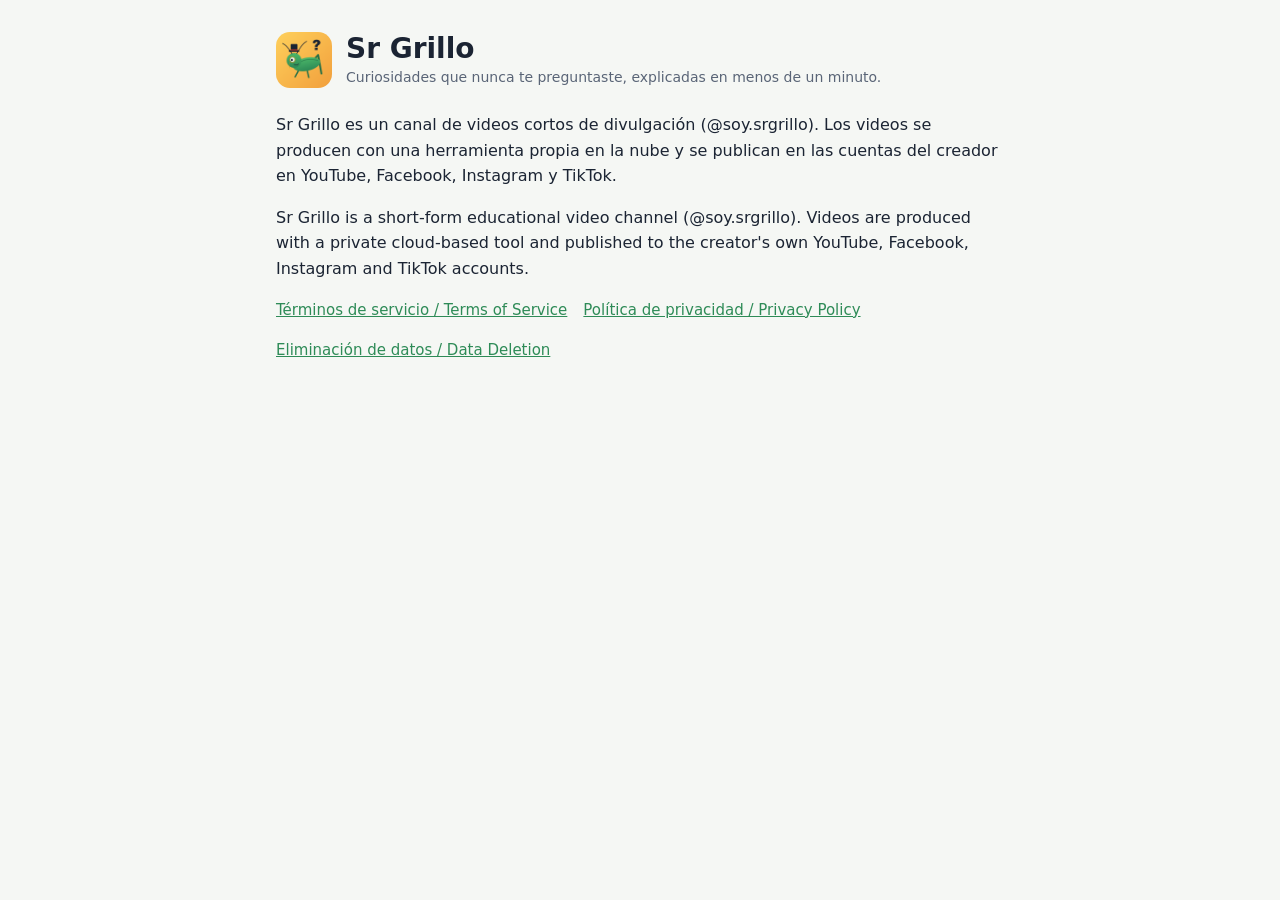
<file: index.html>
<!doctype html>
<html lang="es"><head><meta charset="utf-8"><meta name="viewport" content="width=device-width, initial-scale=1">
<title>Sr Grillo</title><link rel="stylesheet" href="estilo.css"><link rel="icon" href="icono.png"></head>
<body><main>
<header><img src="icono.png" alt=""><div><h1>Sr Grillo</h1><div class="meta">Curiosidades que nunca te preguntaste, explicadas en menos de un minuto.</div></div></header>
<p>Sr Grillo es un canal de videos cortos de divulgación (@soy.srgrillo). Los videos se producen con una herramienta propia en la nube y se publican en las cuentas del creador en YouTube, Facebook, Instagram y TikTok.</p>
<p>Sr Grillo is a short-form educational video channel (@soy.srgrillo). Videos are produced with a private cloud-based tool and published to the creator's own YouTube, Facebook, Instagram and TikTok accounts.</p>
<nav><a href="terminos.html">Términos de servicio / Terms of Service</a><a href="privacidad.html">Política de privacidad / Privacy Policy</a><a href="eliminar-datos.html">Eliminación de datos / Data Deletion</a></nav>
</main></body></html>
</file>
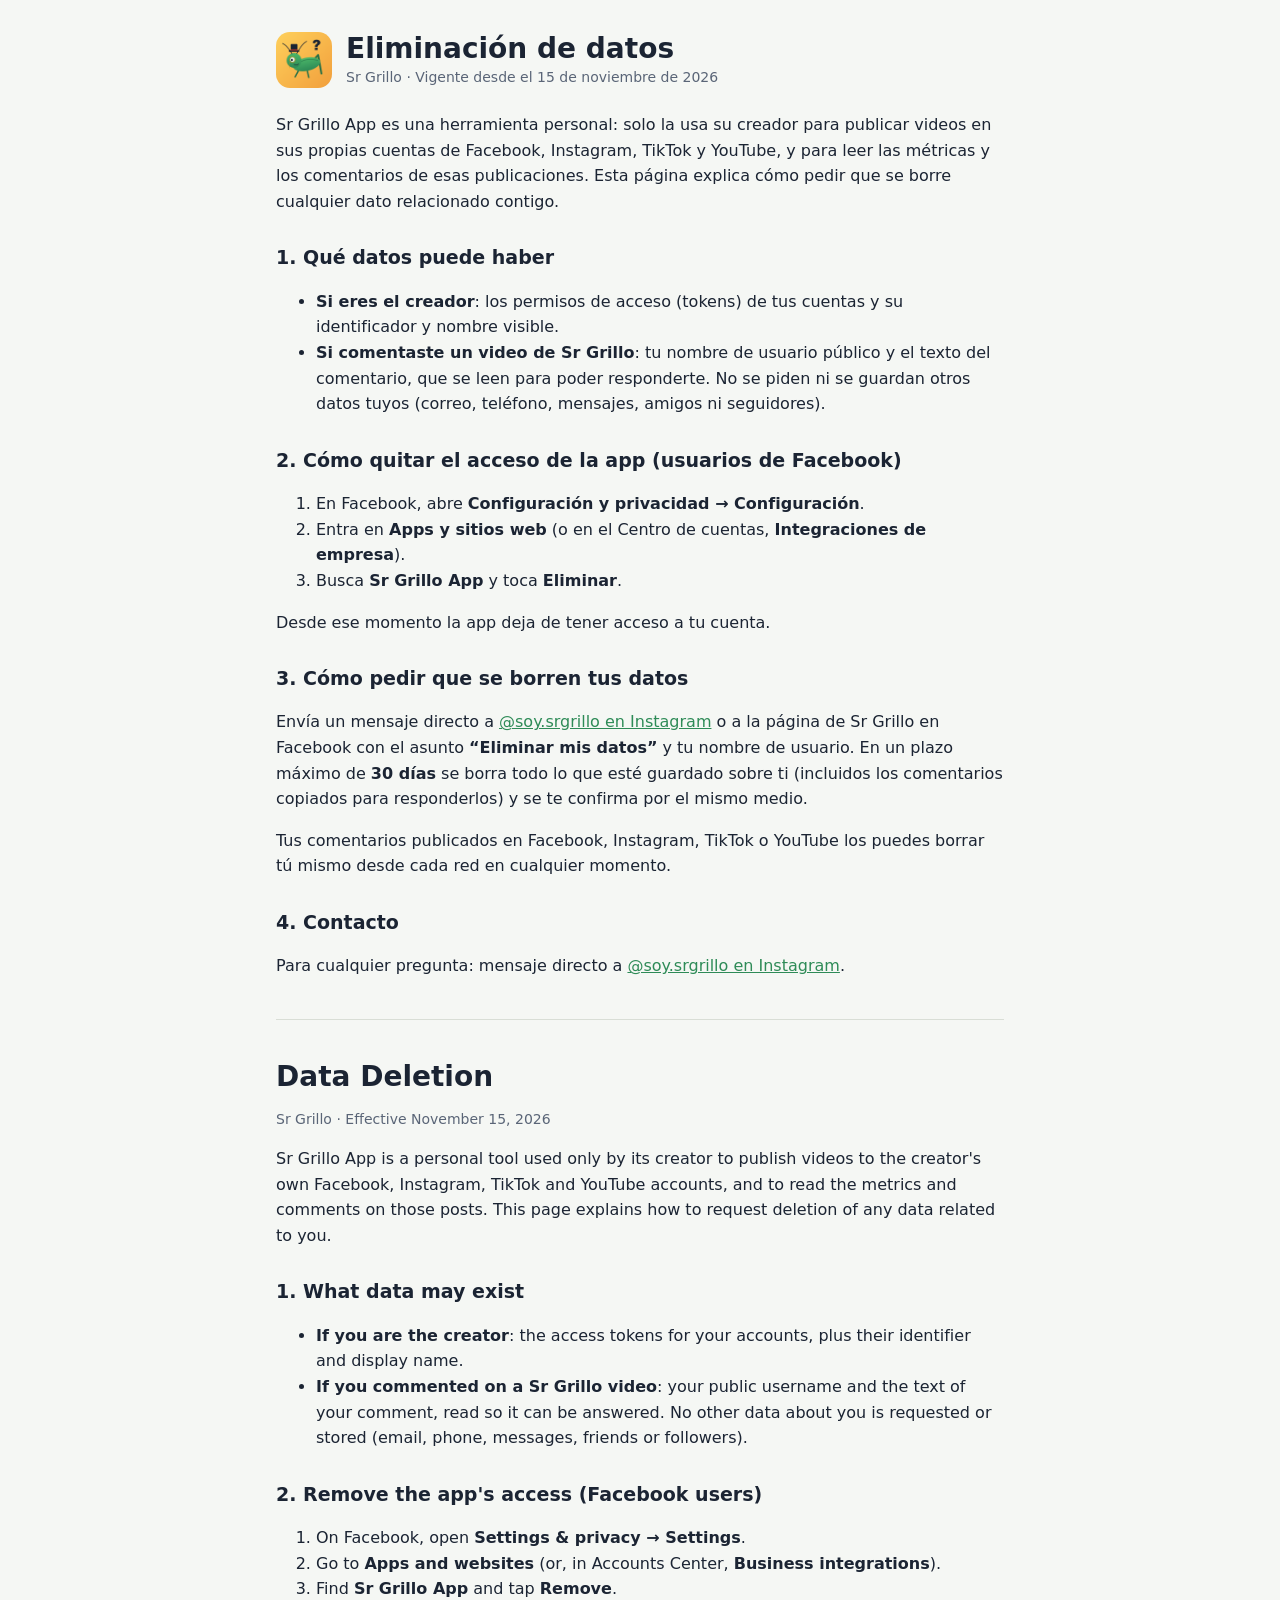
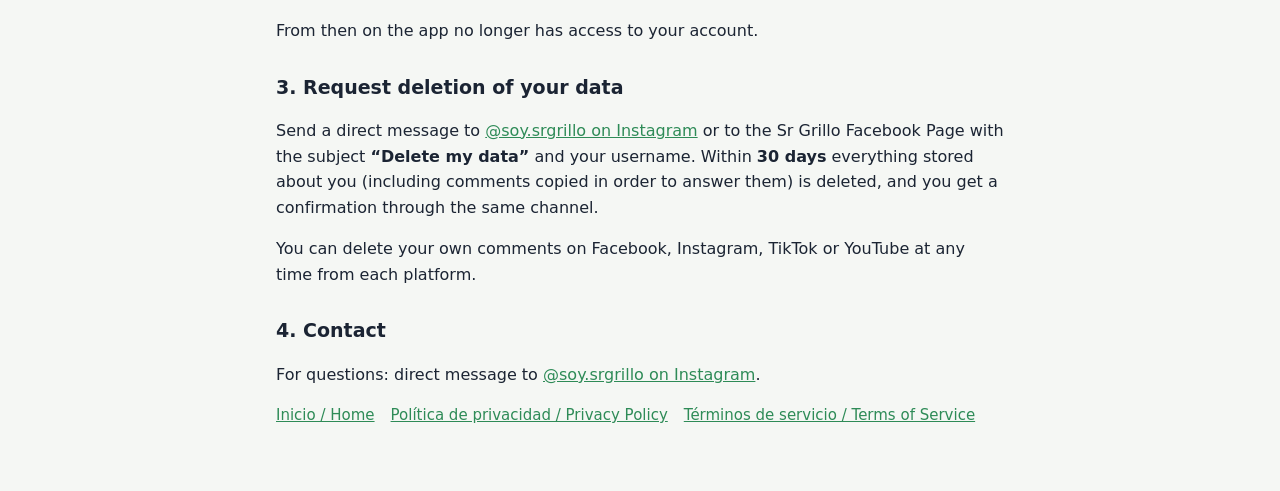
<file: eliminar-datos.html>
<!doctype html>
<html lang="es"><head><meta charset="utf-8"><meta name="viewport" content="width=device-width, initial-scale=1">
<title>Eliminación de datos · Sr Grillo</title><link rel="stylesheet" href="estilo.css"><link rel="icon" href="icono.png"></head>
<body><main>
<header><img src="icono.png" alt=""><div><h1>Eliminación de datos</h1><div class="meta">Sr Grillo · Vigente desde el 15 de noviembre de 2026</div></div></header>

<p>Sr Grillo App es una herramienta personal: solo la usa su creador para publicar videos en sus propias cuentas de Facebook, Instagram, TikTok y YouTube, y para leer las métricas y los comentarios de esas publicaciones. Esta página explica cómo pedir que se borre cualquier dato relacionado contigo.</p>

<h2>1. Qué datos puede haber</h2>
<ul>
<li><strong>Si eres el creador</strong>: los permisos de acceso (tokens) de tus cuentas y su identificador y nombre visible.</li>
<li><strong>Si comentaste un video de Sr Grillo</strong>: tu nombre de usuario público y el texto del comentario, que se leen para poder responderte. No se piden ni se guardan otros datos tuyos (correo, teléfono, mensajes, amigos ni seguidores).</li>
</ul>

<h2>2. Cómo quitar el acceso de la app (usuarios de Facebook)</h2>
<ol>
<li>En Facebook, abre <strong>Configuración y privacidad → Configuración</strong>.</li>
<li>Entra en <strong>Apps y sitios web</strong> (o en el Centro de cuentas, <strong>Integraciones de empresa</strong>).</li>
<li>Busca <strong>Sr Grillo App</strong> y toca <strong>Eliminar</strong>.</li>
</ol>
<p>Desde ese momento la app deja de tener acceso a tu cuenta.</p>

<h2>3. Cómo pedir que se borren tus datos</h2>
<p>Envía un mensaje directo a <a href="https://www.instagram.com/soy.srgrillo/">@soy.srgrillo en Instagram</a> o a la página de Sr Grillo en Facebook con el asunto <strong>“Eliminar mis datos”</strong> y tu nombre de usuario. En un plazo máximo de <strong>30 días</strong> se borra todo lo que esté guardado sobre ti (incluidos los comentarios copiados para responderlos) y se te confirma por el mismo medio.</p>
<p>Tus comentarios publicados en Facebook, Instagram, TikTok o YouTube los puedes borrar tú mismo desde cada red en cualquier momento.</p>

<h2>4. Contacto</h2>
<p>Para cualquier pregunta: mensaje directo a <a href="https://www.instagram.com/soy.srgrillo/">@soy.srgrillo en Instagram</a>.</p>

<hr>
<h1>Data Deletion</h1>
<p class="meta">Sr Grillo · Effective November 15, 2026</p>
<p>Sr Grillo App is a personal tool used only by its creator to publish videos to the creator's own Facebook, Instagram, TikTok and YouTube accounts, and to read the metrics and comments on those posts. This page explains how to request deletion of any data related to you.</p>
<h2>1. What data may exist</h2>
<ul>
<li><strong>If you are the creator</strong>: the access tokens for your accounts, plus their identifier and display name.</li>
<li><strong>If you commented on a Sr Grillo video</strong>: your public username and the text of your comment, read so it can be answered. No other data about you is requested or stored (email, phone, messages, friends or followers).</li>
</ul>
<h2>2. Remove the app's access (Facebook users)</h2>
<ol>
<li>On Facebook, open <strong>Settings &amp; privacy → Settings</strong>.</li>
<li>Go to <strong>Apps and websites</strong> (or, in Accounts Center, <strong>Business integrations</strong>).</li>
<li>Find <strong>Sr Grillo App</strong> and tap <strong>Remove</strong>.</li>
</ol>
<p>From then on the app no longer has access to your account.</p>
<h2>3. Request deletion of your data</h2>
<p>Send a direct message to <a href="https://www.instagram.com/soy.srgrillo/">@soy.srgrillo on Instagram</a> or to the Sr Grillo Facebook Page with the subject <strong>“Delete my data”</strong> and your username. Within <strong>30 days</strong> everything stored about you (including comments copied in order to answer them) is deleted, and you get a confirmation through the same channel.</p>
<p>You can delete your own comments on Facebook, Instagram, TikTok or YouTube at any time from each platform.</p>
<h2>4. Contact</h2>
<p>For questions: direct message to <a href="https://www.instagram.com/soy.srgrillo/">@soy.srgrillo on Instagram</a>.</p>
<nav><a href="index.html">Inicio / Home</a><a href="privacidad.html">Política de privacidad / Privacy Policy</a><a href="terminos.html">Términos de servicio / Terms of Service</a></nav>
</main></body></html>
</file>
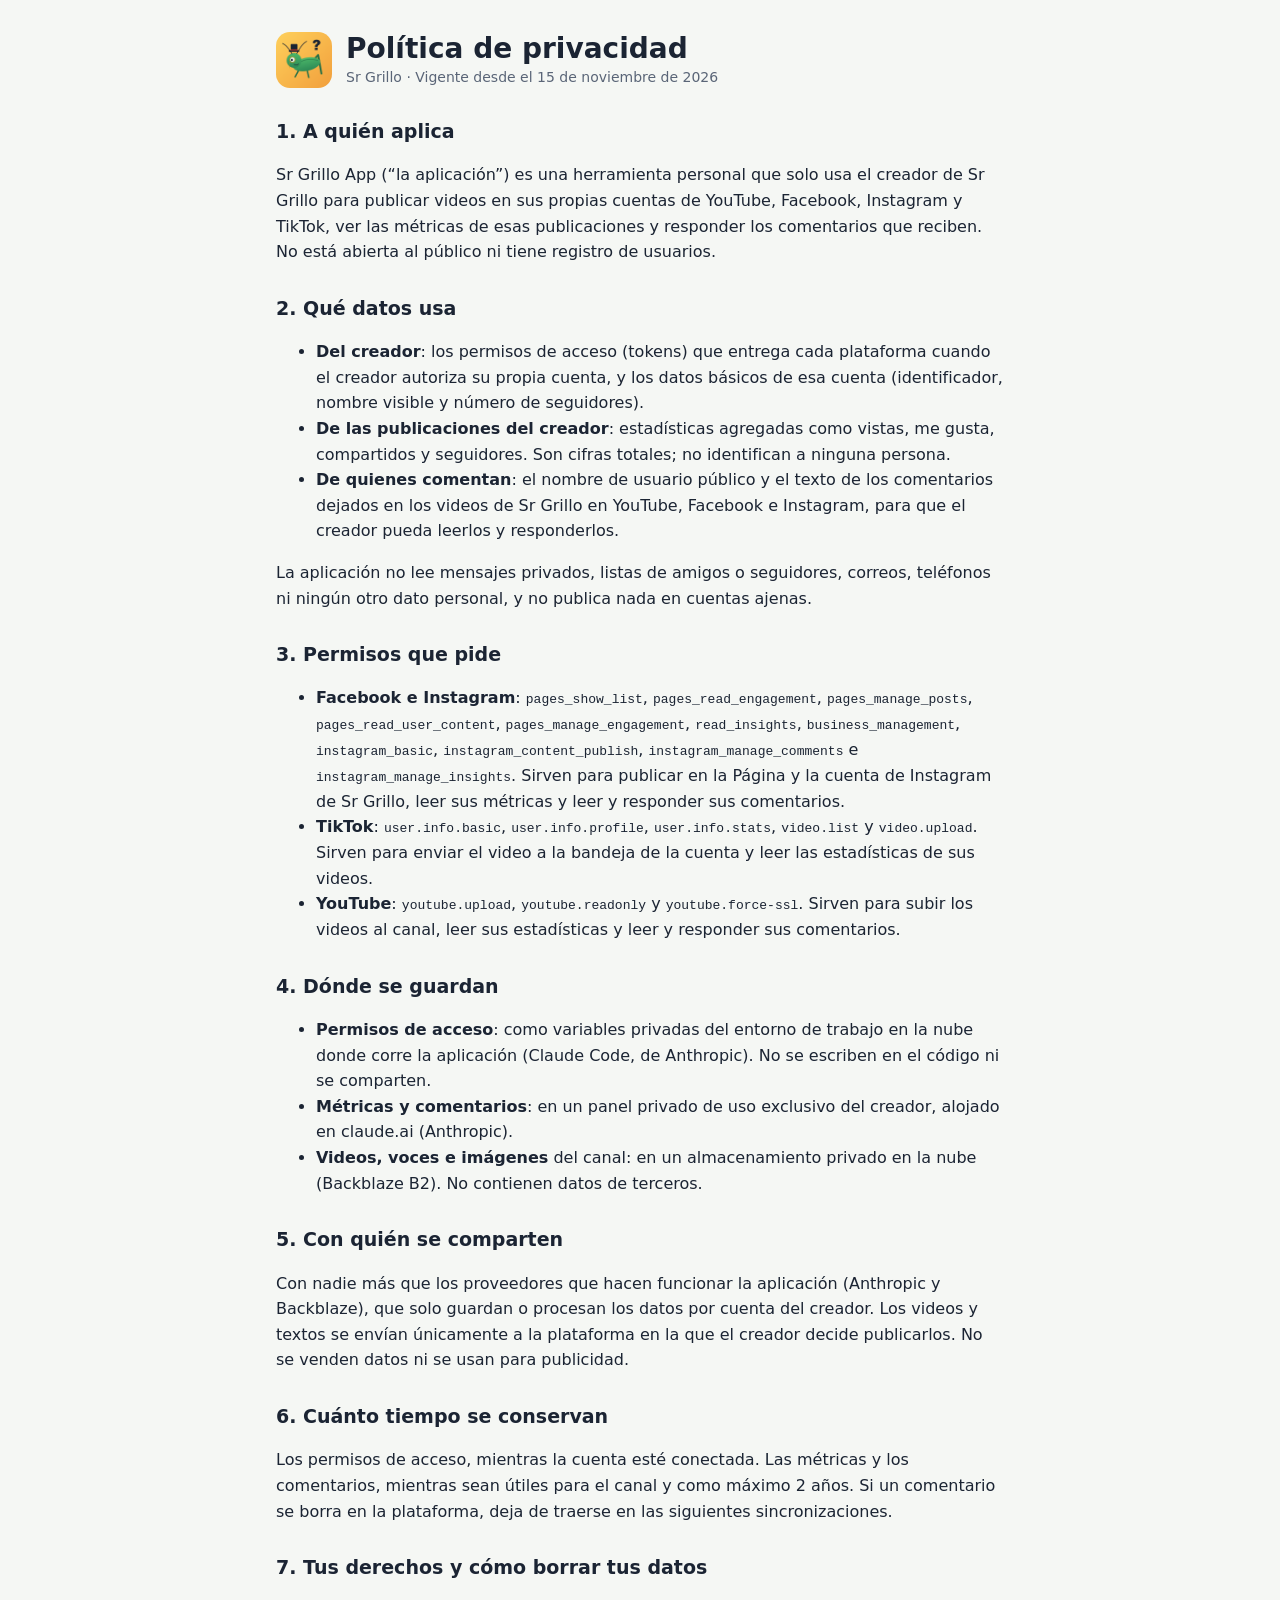
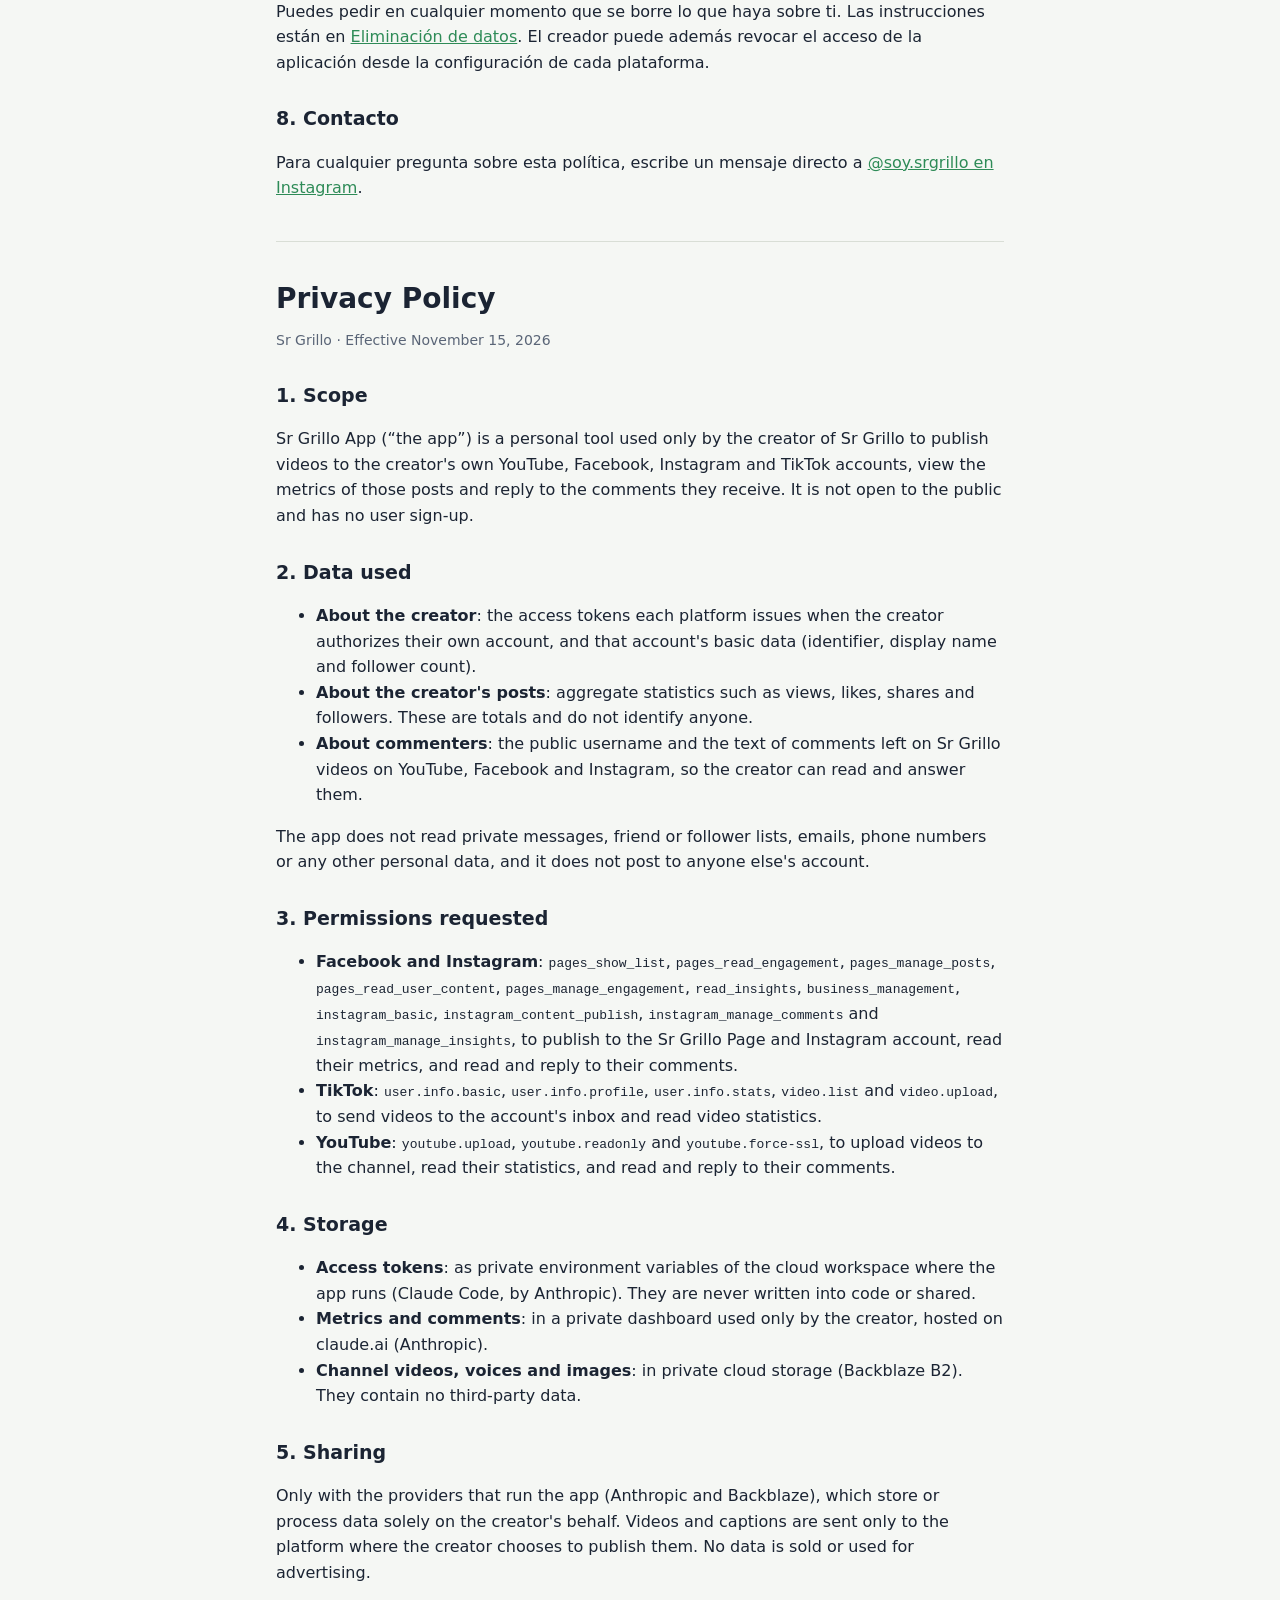
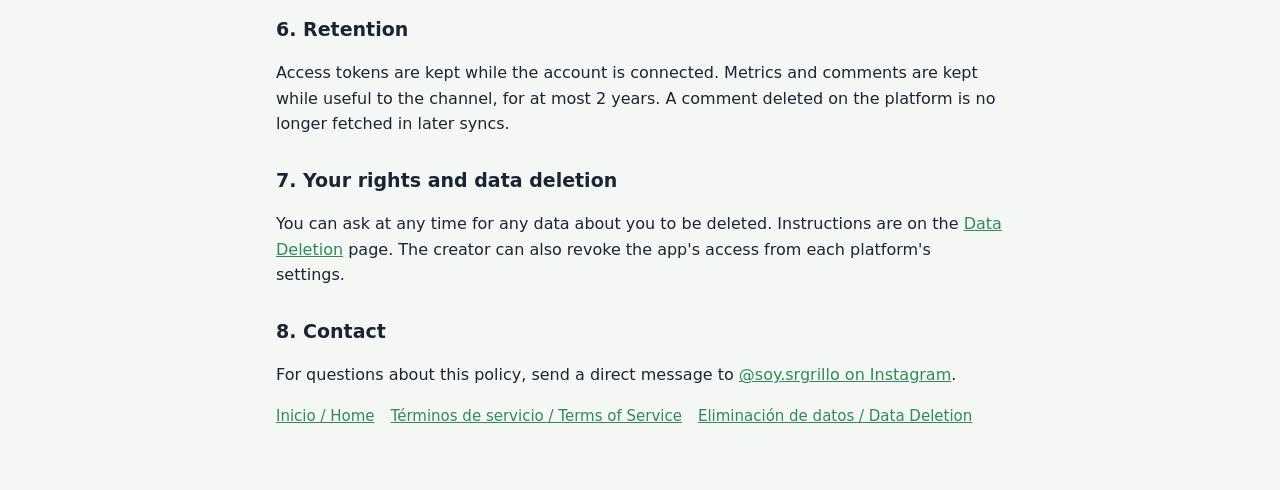
<file: privacidad.html>
<!doctype html>
<html lang="es"><head><meta charset="utf-8"><meta name="viewport" content="width=device-width, initial-scale=1">
<title>Política de privacidad · Sr Grillo</title><link rel="stylesheet" href="estilo.css"><link rel="icon" href="icono.png"></head>
<body><main>
<header><img src="icono.png" alt=""><div><h1>Política de privacidad</h1><div class="meta">Sr Grillo · Vigente desde el 15 de noviembre de 2026</div></div></header>

<h2>1. A quién aplica</h2>
<p>Sr Grillo App (“la aplicación”) es una herramienta personal que solo usa el creador de Sr Grillo para publicar videos en sus propias cuentas de YouTube, Facebook, Instagram y TikTok, ver las métricas de esas publicaciones y responder los comentarios que reciben. No está abierta al público ni tiene registro de usuarios.</p>

<h2>2. Qué datos usa</h2>
<ul>
<li><strong>Del creador</strong>: los permisos de acceso (tokens) que entrega cada plataforma cuando el creador autoriza su propia cuenta, y los datos básicos de esa cuenta (identificador, nombre visible y número de seguidores).</li>
<li><strong>De las publicaciones del creador</strong>: estadísticas agregadas como vistas, me gusta, compartidos y seguidores. Son cifras totales; no identifican a ninguna persona.</li>
<li><strong>De quienes comentan</strong>: el nombre de usuario público y el texto de los comentarios dejados en los videos de Sr Grillo en YouTube, Facebook e Instagram, para que el creador pueda leerlos y responderlos.</li>
</ul>
<p>La aplicación no lee mensajes privados, listas de amigos o seguidores, correos, teléfonos ni ningún otro dato personal, y no publica nada en cuentas ajenas.</p>

<h2>3. Permisos que pide</h2>
<ul>
<li><strong>Facebook e Instagram</strong>: <code>pages_show_list</code>, <code>pages_read_engagement</code>, <code>pages_manage_posts</code>, <code>pages_read_user_content</code>, <code>pages_manage_engagement</code>, <code>read_insights</code>, <code>business_management</code>, <code>instagram_basic</code>, <code>instagram_content_publish</code>, <code>instagram_manage_comments</code> e <code>instagram_manage_insights</code>. Sirven para publicar en la Página y la cuenta de Instagram de Sr Grillo, leer sus métricas y leer y responder sus comentarios.</li>
<li><strong>TikTok</strong>: <code>user.info.basic</code>, <code>user.info.profile</code>, <code>user.info.stats</code>, <code>video.list</code> y <code>video.upload</code>. Sirven para enviar el video a la bandeja de la cuenta y leer las estadísticas de sus videos.</li>
<li><strong>YouTube</strong>: <code>youtube.upload</code>, <code>youtube.readonly</code> y <code>youtube.force-ssl</code>. Sirven para subir los videos al canal, leer sus estadísticas y leer y responder sus comentarios.</li>
</ul>

<h2>4. Dónde se guardan</h2>
<ul>
<li><strong>Permisos de acceso</strong>: como variables privadas del entorno de trabajo en la nube donde corre la aplicación (Claude Code, de Anthropic). No se escriben en el código ni se comparten.</li>
<li><strong>Métricas y comentarios</strong>: en un panel privado de uso exclusivo del creador, alojado en claude.ai (Anthropic).</li>
<li><strong>Videos, voces e imágenes</strong> del canal: en un almacenamiento privado en la nube (Backblaze B2). No contienen datos de terceros.</li>
</ul>

<h2>5. Con quién se comparten</h2>
<p>Con nadie más que los proveedores que hacen funcionar la aplicación (Anthropic y Backblaze), que solo guardan o procesan los datos por cuenta del creador. Los videos y textos se envían únicamente a la plataforma en la que el creador decide publicarlos. No se venden datos ni se usan para publicidad.</p>

<h2>6. Cuánto tiempo se conservan</h2>
<p>Los permisos de acceso, mientras la cuenta esté conectada. Las métricas y los comentarios, mientras sean útiles para el canal y como máximo 2 años. Si un comentario se borra en la plataforma, deja de traerse en las siguientes sincronizaciones.</p>

<h2>7. Tus derechos y cómo borrar tus datos</h2>
<p>Puedes pedir en cualquier momento que se borre lo que haya sobre ti. Las instrucciones están en <a href="eliminar-datos.html">Eliminación de datos</a>. El creador puede además revocar el acceso de la aplicación desde la configuración de cada plataforma.</p>

<h2>8. Contacto</h2>
<p>Para cualquier pregunta sobre esta política, escribe un mensaje directo a <a href="https://www.instagram.com/soy.srgrillo/">@soy.srgrillo en Instagram</a>.</p>

<hr>
<h1>Privacy Policy</h1>
<p class="meta">Sr Grillo · Effective November 15, 2026</p>
<h2>1. Scope</h2>
<p>Sr Grillo App (“the app”) is a personal tool used only by the creator of Sr Grillo to publish videos to the creator's own YouTube, Facebook, Instagram and TikTok accounts, view the metrics of those posts and reply to the comments they receive. It is not open to the public and has no user sign-up.</p>
<h2>2. Data used</h2>
<ul>
<li><strong>About the creator</strong>: the access tokens each platform issues when the creator authorizes their own account, and that account's basic data (identifier, display name and follower count).</li>
<li><strong>About the creator's posts</strong>: aggregate statistics such as views, likes, shares and followers. These are totals and do not identify anyone.</li>
<li><strong>About commenters</strong>: the public username and the text of comments left on Sr Grillo videos on YouTube, Facebook and Instagram, so the creator can read and answer them.</li>
</ul>
<p>The app does not read private messages, friend or follower lists, emails, phone numbers or any other personal data, and it does not post to anyone else's account.</p>
<h2>3. Permissions requested</h2>
<ul>
<li><strong>Facebook and Instagram</strong>: <code>pages_show_list</code>, <code>pages_read_engagement</code>, <code>pages_manage_posts</code>, <code>pages_read_user_content</code>, <code>pages_manage_engagement</code>, <code>read_insights</code>, <code>business_management</code>, <code>instagram_basic</code>, <code>instagram_content_publish</code>, <code>instagram_manage_comments</code> and <code>instagram_manage_insights</code>, to publish to the Sr Grillo Page and Instagram account, read their metrics, and read and reply to their comments.</li>
<li><strong>TikTok</strong>: <code>user.info.basic</code>, <code>user.info.profile</code>, <code>user.info.stats</code>, <code>video.list</code> and <code>video.upload</code>, to send videos to the account's inbox and read video statistics.</li>
<li><strong>YouTube</strong>: <code>youtube.upload</code>, <code>youtube.readonly</code> and <code>youtube.force-ssl</code>, to upload videos to the channel, read their statistics, and read and reply to their comments.</li>
</ul>
<h2>4. Storage</h2>
<ul>
<li><strong>Access tokens</strong>: as private environment variables of the cloud workspace where the app runs (Claude Code, by Anthropic). They are never written into code or shared.</li>
<li><strong>Metrics and comments</strong>: in a private dashboard used only by the creator, hosted on claude.ai (Anthropic).</li>
<li><strong>Channel videos, voices and images</strong>: in private cloud storage (Backblaze B2). They contain no third-party data.</li>
</ul>
<h2>5. Sharing</h2>
<p>Only with the providers that run the app (Anthropic and Backblaze), which store or process data solely on the creator's behalf. Videos and captions are sent only to the platform where the creator chooses to publish them. No data is sold or used for advertising.</p>
<h2>6. Retention</h2>
<p>Access tokens are kept while the account is connected. Metrics and comments are kept while useful to the channel, for at most 2 years. A comment deleted on the platform is no longer fetched in later syncs.</p>
<h2>7. Your rights and data deletion</h2>
<p>You can ask at any time for any data about you to be deleted. Instructions are on the <a href="eliminar-datos.html">Data Deletion</a> page. The creator can also revoke the app's access from each platform's settings.</p>
<h2>8. Contact</h2>
<p>For questions about this policy, send a direct message to <a href="https://www.instagram.com/soy.srgrillo/">@soy.srgrillo on Instagram</a>.</p>
<nav><a href="index.html">Inicio / Home</a><a href="terminos.html">Términos de servicio / Terms of Service</a><a href="eliminar-datos.html">Eliminación de datos / Data Deletion</a></nav>
</main></body></html>
</file>
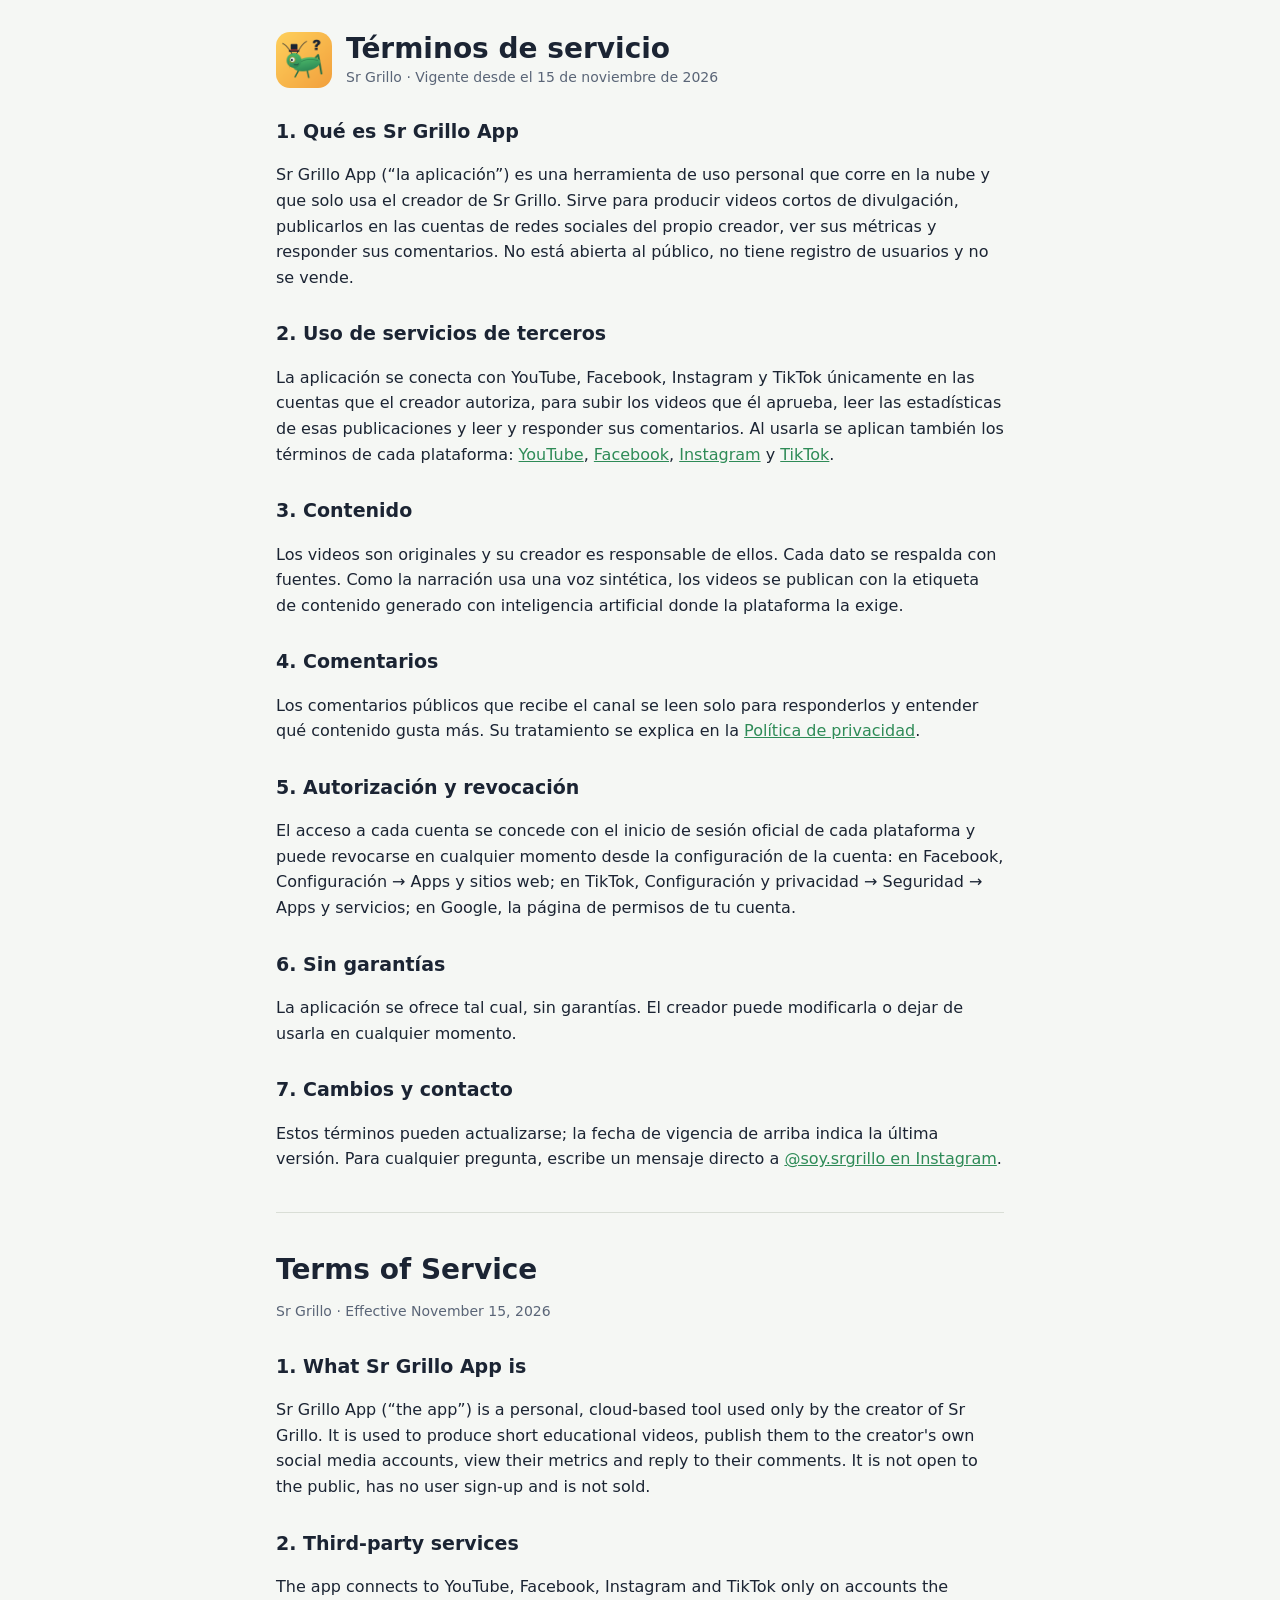
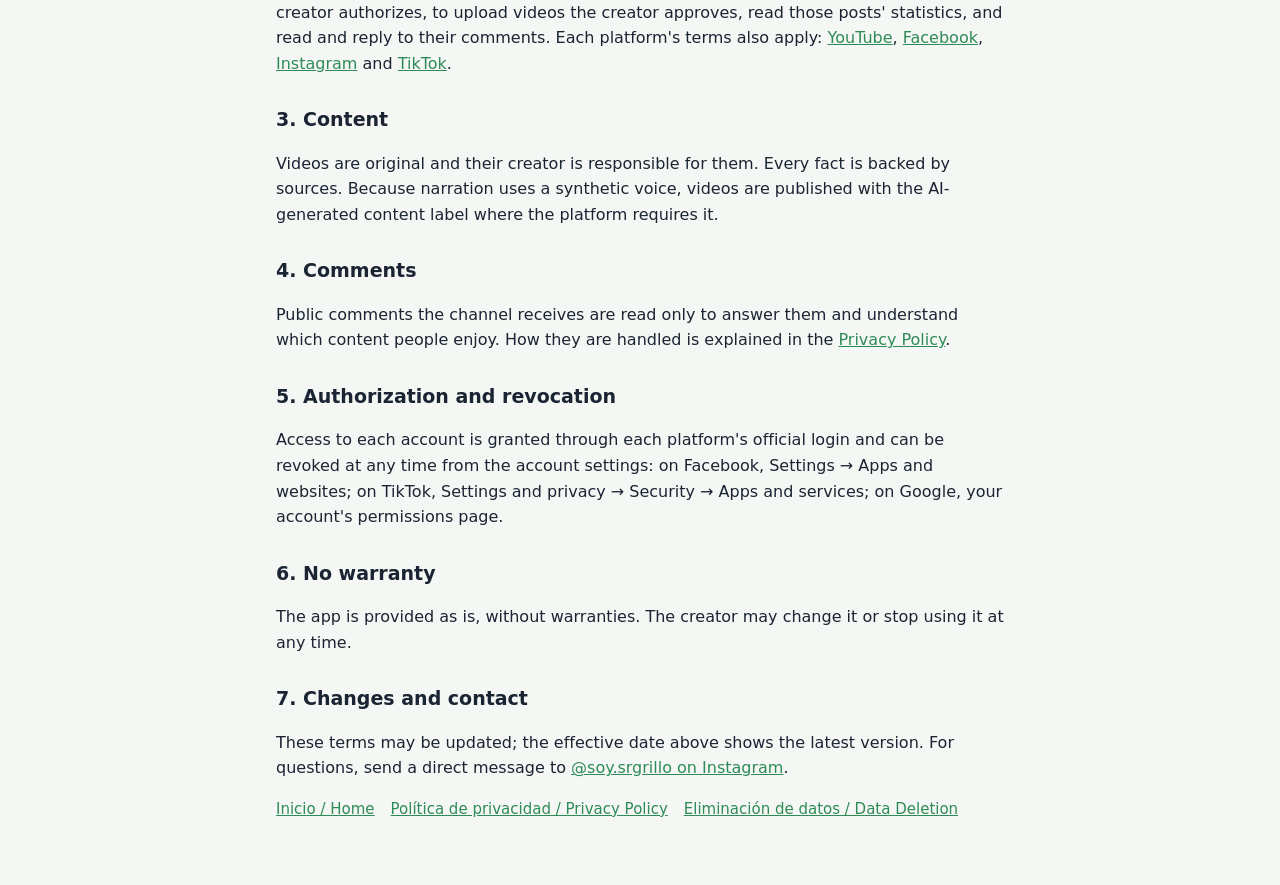
<file: terminos.html>
<!doctype html>
<html lang="es"><head><meta charset="utf-8"><meta name="viewport" content="width=device-width, initial-scale=1">
<title>Términos de servicio · Sr Grillo</title><link rel="stylesheet" href="estilo.css"><link rel="icon" href="icono.png"></head>
<body><main>
<header><img src="icono.png" alt=""><div><h1>Términos de servicio</h1><div class="meta">Sr Grillo · Vigente desde el 15 de noviembre de 2026</div></div></header>

<h2>1. Qué es Sr Grillo App</h2>
<p>Sr Grillo App (“la aplicación”) es una herramienta de uso personal que corre en la nube y que solo usa el creador de Sr Grillo. Sirve para producir videos cortos de divulgación, publicarlos en las cuentas de redes sociales del propio creador, ver sus métricas y responder sus comentarios. No está abierta al público, no tiene registro de usuarios y no se vende.</p>

<h2>2. Uso de servicios de terceros</h2>
<p>La aplicación se conecta con YouTube, Facebook, Instagram y TikTok únicamente en las cuentas que el creador autoriza, para subir los videos que él aprueba, leer las estadísticas de esas publicaciones y leer y responder sus comentarios. Al usarla se aplican también los términos de cada plataforma: <a href="https://www.youtube.com/t/terms">YouTube</a>, <a href="https://www.facebook.com/terms">Facebook</a>, <a href="https://help.instagram.com/581066165581870">Instagram</a> y <a href="https://www.tiktok.com/legal/terms-of-service">TikTok</a>.</p>

<h2>3. Contenido</h2>
<p>Los videos son originales y su creador es responsable de ellos. Cada dato se respalda con fuentes. Como la narración usa una voz sintética, los videos se publican con la etiqueta de contenido generado con inteligencia artificial donde la plataforma la exige.</p>

<h2>4. Comentarios</h2>
<p>Los comentarios públicos que recibe el canal se leen solo para responderlos y entender qué contenido gusta más. Su tratamiento se explica en la <a href="privacidad.html">Política de privacidad</a>.</p>

<h2>5. Autorización y revocación</h2>
<p>El acceso a cada cuenta se concede con el inicio de sesión oficial de cada plataforma y puede revocarse en cualquier momento desde la configuración de la cuenta: en Facebook, Configuración → Apps y sitios web; en TikTok, Configuración y privacidad → Seguridad → Apps y servicios; en Google, la página de permisos de tu cuenta.</p>

<h2>6. Sin garantías</h2>
<p>La aplicación se ofrece tal cual, sin garantías. El creador puede modificarla o dejar de usarla en cualquier momento.</p>

<h2>7. Cambios y contacto</h2>
<p>Estos términos pueden actualizarse; la fecha de vigencia de arriba indica la última versión. Para cualquier pregunta, escribe un mensaje directo a <a href="https://www.instagram.com/soy.srgrillo/">@soy.srgrillo en Instagram</a>.</p>

<hr>
<h1>Terms of Service</h1>
<p class="meta">Sr Grillo · Effective November 15, 2026</p>
<h2>1. What Sr Grillo App is</h2>
<p>Sr Grillo App (“the app”) is a personal, cloud-based tool used only by the creator of Sr Grillo. It is used to produce short educational videos, publish them to the creator's own social media accounts, view their metrics and reply to their comments. It is not open to the public, has no user sign-up and is not sold.</p>
<h2>2. Third-party services</h2>
<p>The app connects to YouTube, Facebook, Instagram and TikTok only on accounts the creator authorizes, to upload videos the creator approves, read those posts' statistics, and read and reply to their comments. Each platform's terms also apply: <a href="https://www.youtube.com/t/terms">YouTube</a>, <a href="https://www.facebook.com/terms">Facebook</a>, <a href="https://help.instagram.com/581066165581870">Instagram</a> and <a href="https://www.tiktok.com/legal/terms-of-service">TikTok</a>.</p>
<h2>3. Content</h2>
<p>Videos are original and their creator is responsible for them. Every fact is backed by sources. Because narration uses a synthetic voice, videos are published with the AI-generated content label where the platform requires it.</p>
<h2>4. Comments</h2>
<p>Public comments the channel receives are read only to answer them and understand which content people enjoy. How they are handled is explained in the <a href="privacidad.html">Privacy Policy</a>.</p>
<h2>5. Authorization and revocation</h2>
<p>Access to each account is granted through each platform's official login and can be revoked at any time from the account settings: on Facebook, Settings → Apps and websites; on TikTok, Settings and privacy → Security → Apps and services; on Google, your account's permissions page.</p>
<h2>6. No warranty</h2>
<p>The app is provided as is, without warranties. The creator may change it or stop using it at any time.</p>
<h2>7. Changes and contact</h2>
<p>These terms may be updated; the effective date above shows the latest version. For questions, send a direct message to <a href="https://www.instagram.com/soy.srgrillo/">@soy.srgrillo on Instagram</a>.</p>
<nav><a href="index.html">Inicio / Home</a><a href="privacidad.html">Política de privacidad / Privacy Policy</a><a href="eliminar-datos.html">Eliminación de datos / Data Deletion</a></nav>
</main></body></html>
</file>
<file: estilo.css>
:root { --tinta:#1B2433; --suave:#5A6577; --acento:#2E8B57; --fondo:#F5F7F4; }
* { box-sizing: border-box; }
body { margin: 0; font-family: system-ui, -apple-system, 'Segoe UI', Roboto, sans-serif; color: var(--tinta); background: var(--fondo); line-height: 1.6; }
main { max-width: 760px; margin: 0 auto; padding: 32px 16px 64px; }
header { display: flex; align-items: center; gap: 14px; margin-bottom: 24px; }
header img { width: 56px; height: 56px; border-radius: 14px; }
h1 { font-size: 28px; line-height: 1.2; margin: 0; }
h2 { font-size: 19px; margin: 28px 0 8px; }
.meta { color: var(--suave); font-size: 14px; }
a { color: var(--acento); }
nav { margin: 16px 0 0; display: flex; gap: 16px; flex-wrap: wrap; font-size: 15px; }
hr { border: 0; border-top: 1px solid #D9DED6; margin: 40px 0; }
</file>
